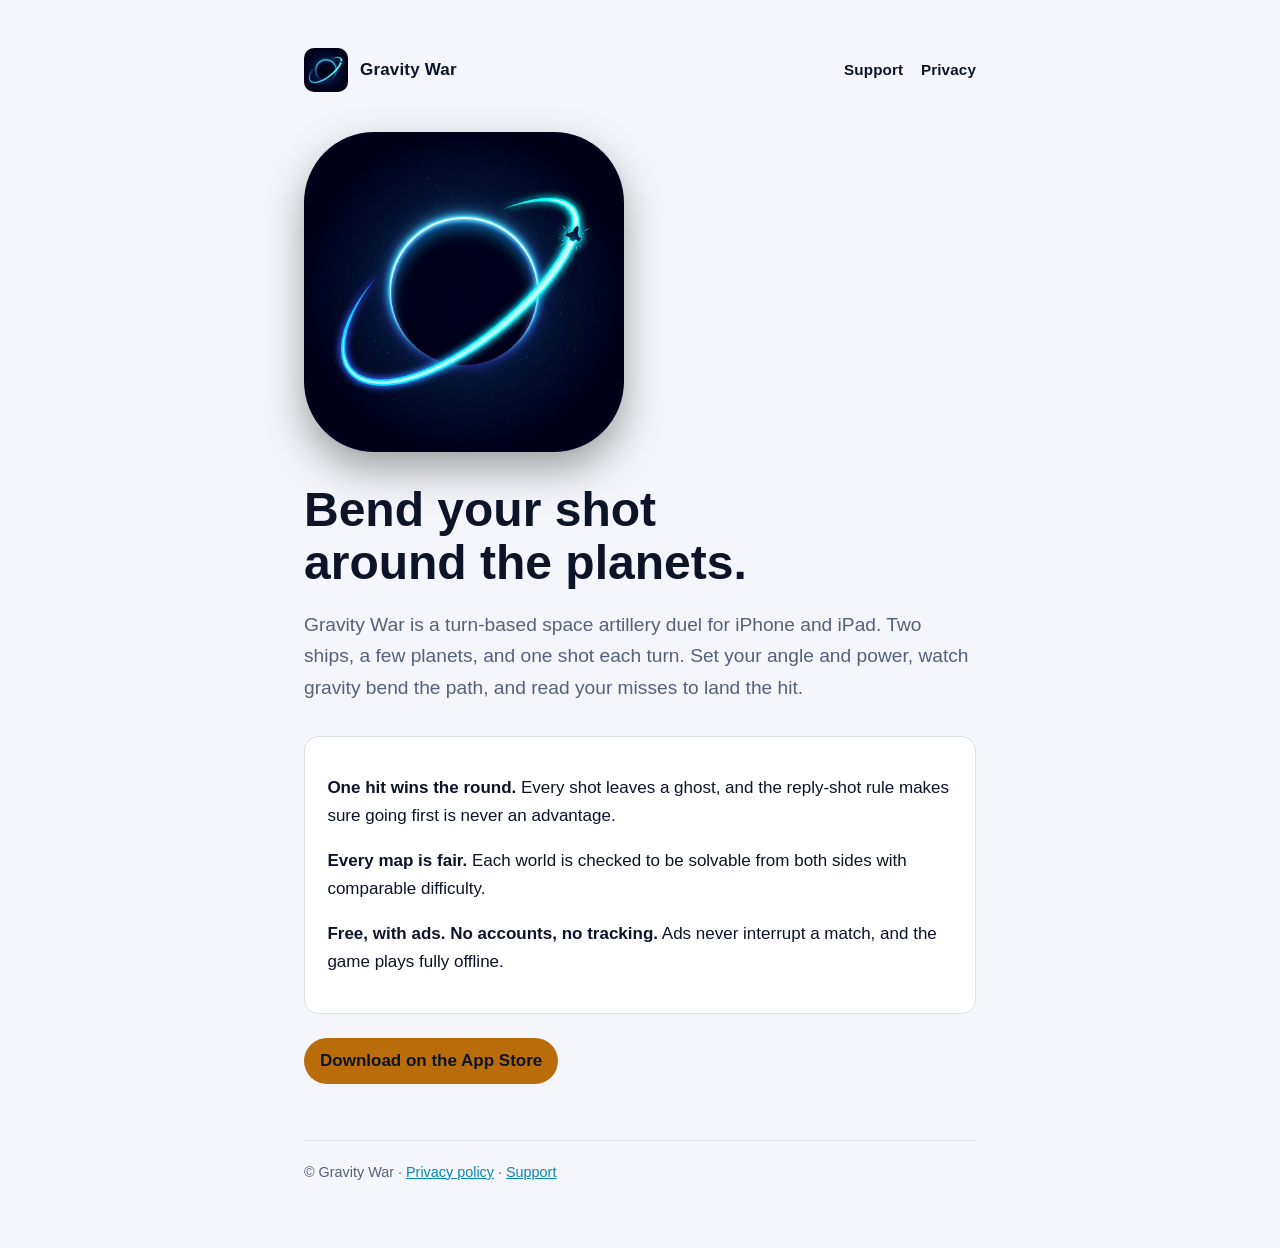
<file: index.html>
<!doctype html>
<html lang="en">
<head>
  <meta charset="utf-8">
  <meta name="viewport" content="width=device-width, initial-scale=1, viewport-fit=cover">
  <title>Gravity War</title>
  <meta name="description" content="Gravity War: a turn-based space artillery duel for iPhone and iPad. Read the curve, correct your aim, and hit the target.">
  <link rel="icon" href="icon.png">
  <link rel="stylesheet" href="style.css">
</head>
<body>
<main>
  <header class="site">
    <img src="icon.png" alt="">
    <a href="./">Gravity War</a>
    <nav><a href="support/">Support</a><a href="privacy/">Privacy</a></nav>
  </header>

  <img class="hero" src="icon.png" alt="The Gravity War icon: a glowing shot curving around a planet toward an enemy ship">
  <h1>Bend your shot around the planets.</h1>
  <p class="lede">Gravity War is a turn-based space artillery duel for iPhone and iPad. Two ships, a few planets, and one shot each turn. Set your angle and power, watch gravity bend the path, and read your misses to land the hit.</p>

  <div class="card">
    <p><strong>One hit wins the round.</strong> Every shot leaves a ghost, and the reply-shot rule makes sure going first is never an advantage.</p>
    <p><strong>Every map is fair.</strong> Each world is checked to be solvable from both sides with comparable difficulty.</p>
    <p><strong>Free, with ads. No accounts, no tracking.</strong> Ads never interrupt a match, and the game plays fully offline.</p>
  </div>

  <p><a class="badge" href="https://apps.apple.com/us/app/gravity-war-space-artillery/id6824120878">Download on the App Store</a></p>

  <footer>© Gravity War · <a href="privacy/">Privacy policy</a> · <a href="support/">Support</a></footer>
</main>
</body>
</html>
</file>
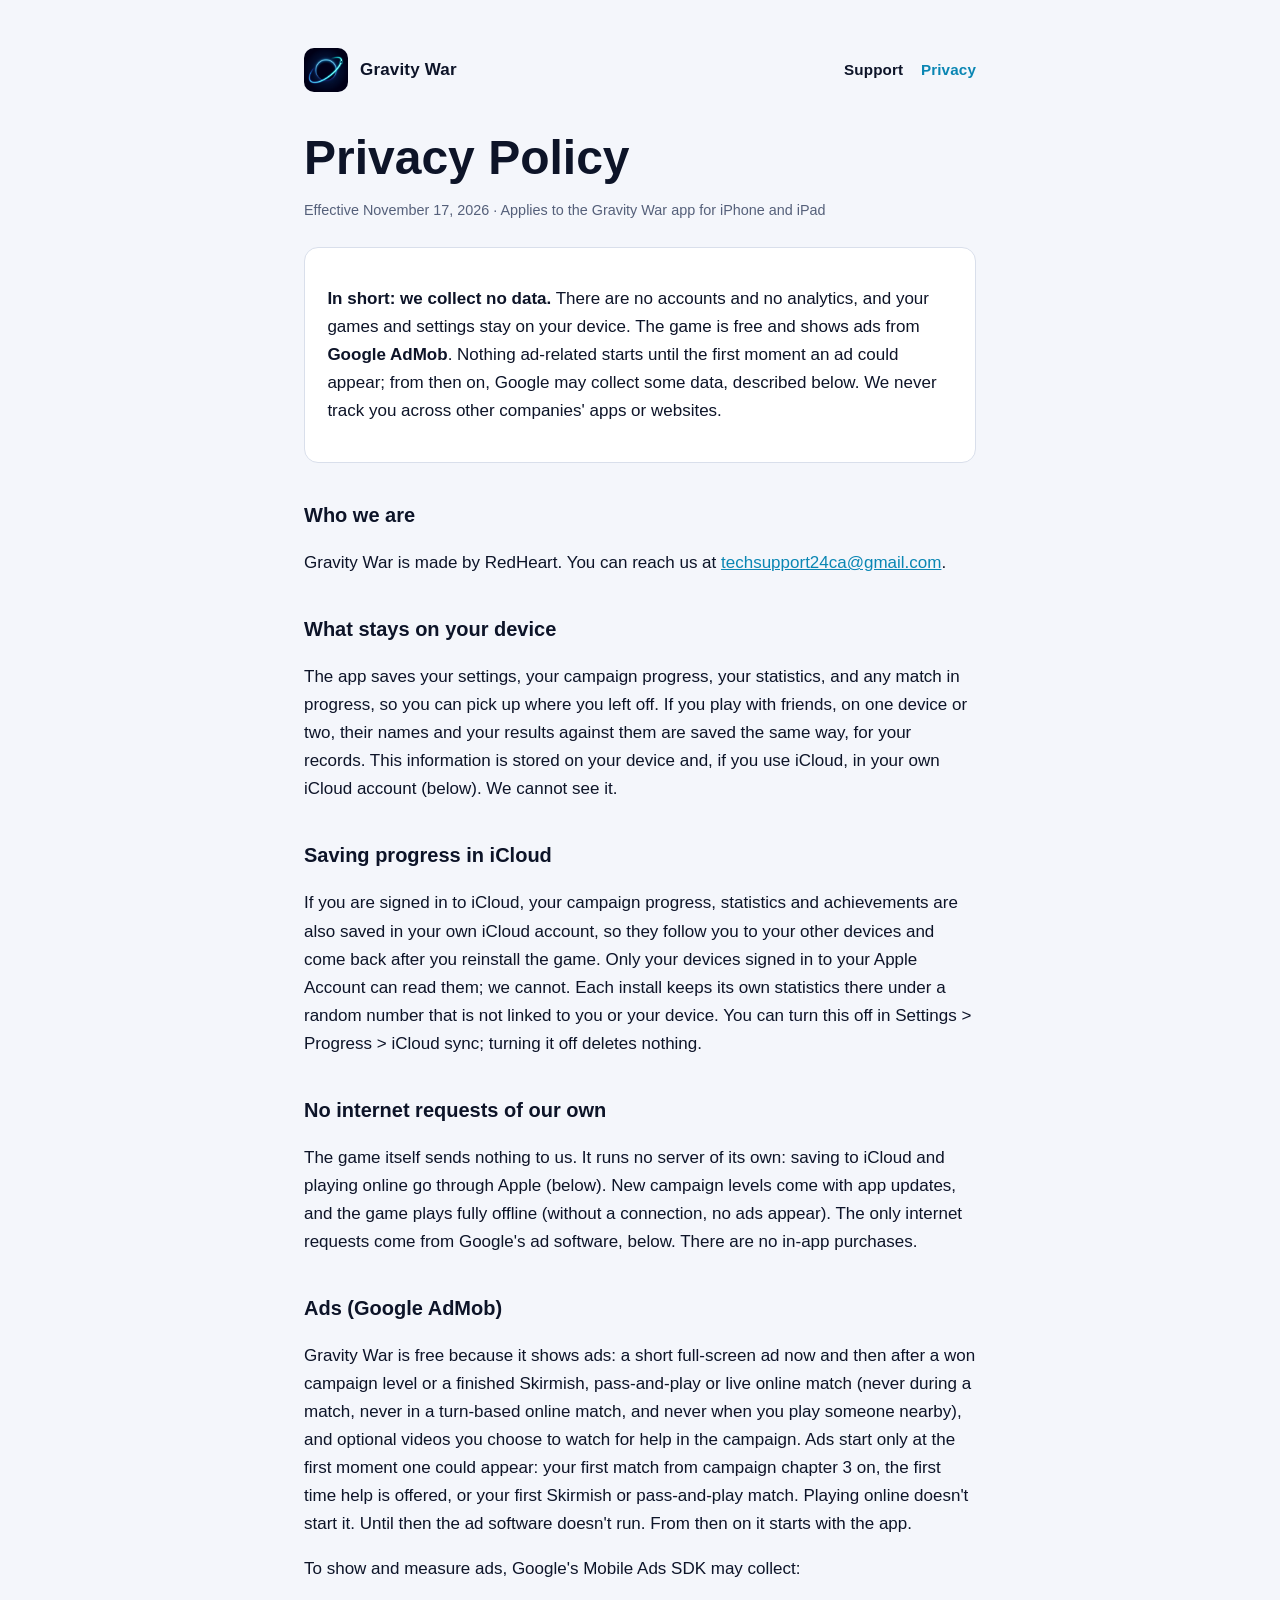
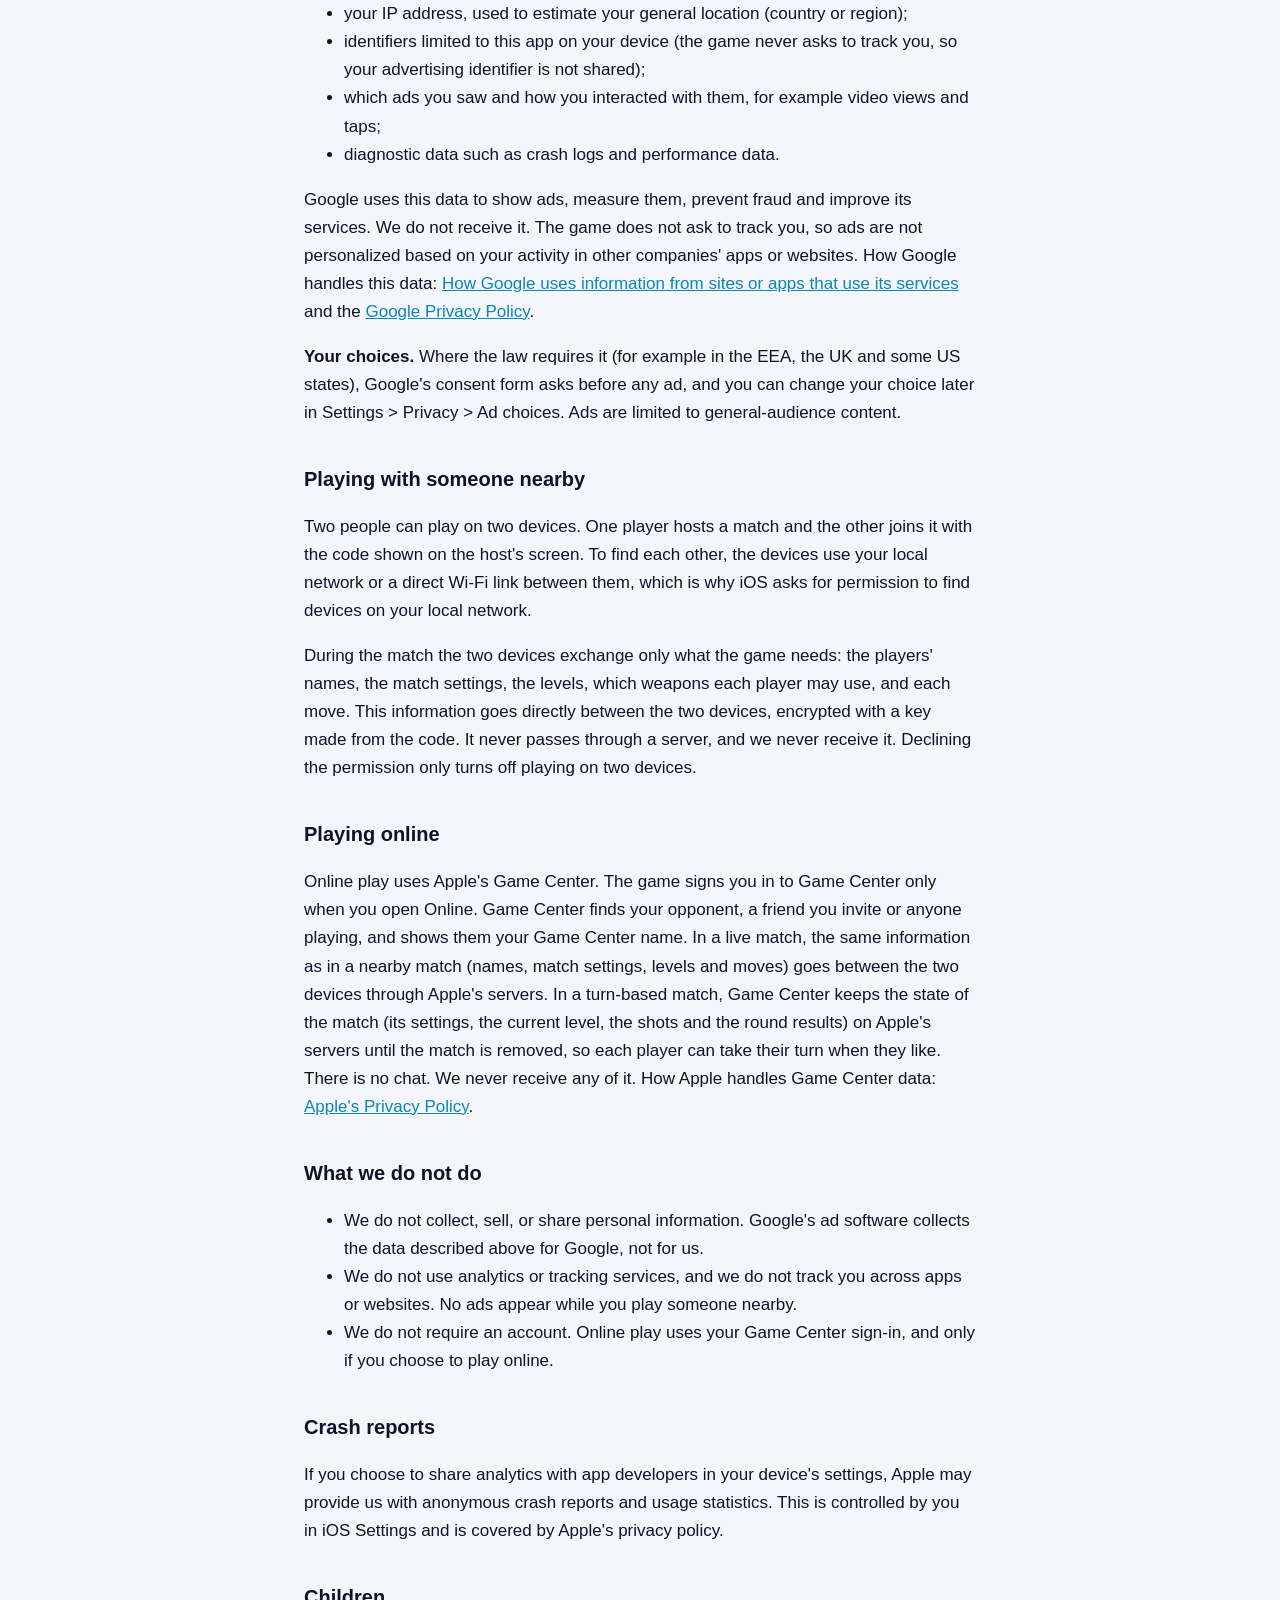
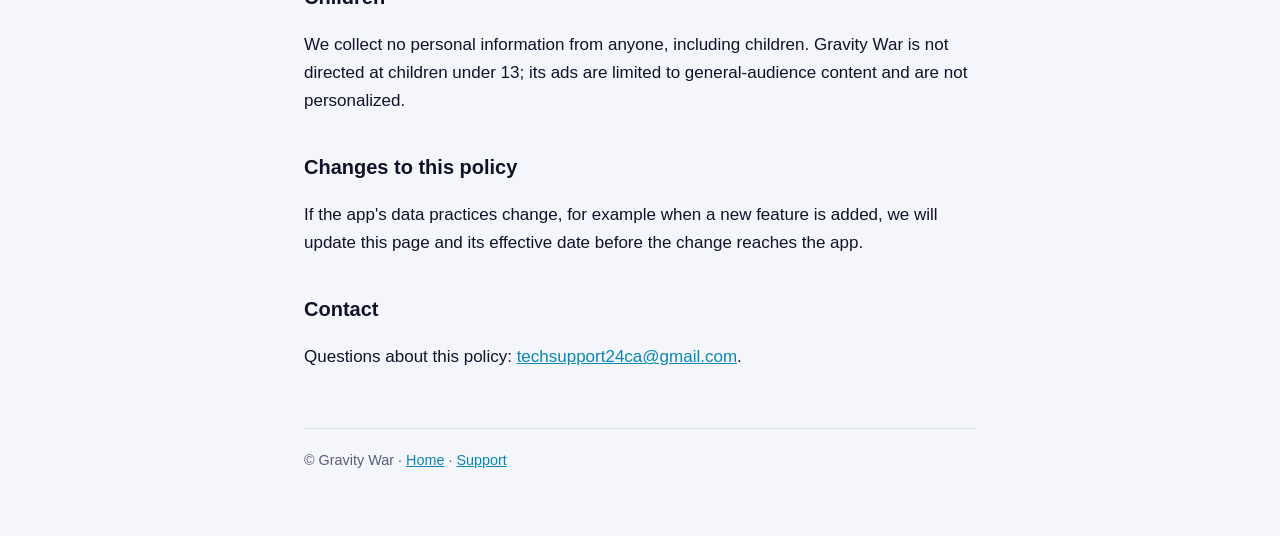
<file: privacy/index.html>
<!doctype html>
<html lang="en">
<head>
  <meta charset="utf-8">
  <meta name="viewport" content="width=device-width, initial-scale=1, viewport-fit=cover">
  <title>Privacy Policy · Gravity War</title>
  <meta name="description" content="How Gravity War handles your data: it collects none.">
  <link rel="icon" href="../icon.png">
  <link rel="stylesheet" href="../style.css">
</head>
<body>
<main>
  <header class="site">
    <img src="../icon.png" alt="">
    <a href="../">Gravity War</a>
    <nav><a href="../support/">Support</a><a href="./" aria-current="page">Privacy</a></nav>
  </header>

  <h1>Privacy Policy</h1>
  <p class="meta">Effective November 17, 2026 · Applies to the Gravity War app for iPhone and iPad</p>

  <div class="card">
    <p><strong>In short: we collect no data.</strong> There are no accounts and no analytics, and your games and settings stay on your device. The game is free and shows ads from <strong>Google AdMob</strong>. Nothing ad-related starts until the first moment an ad could appear; from then on, Google may collect some data, described below. We never track you across other companies' apps or websites.</p>
  </div>

  <h2>Who we are</h2>
  <p>Gravity War is made by RedHeart. You can reach us at <a href="mailto:techsupport24ca@gmail.com">techsupport24ca@gmail.com</a>.</p>

  <h2>What stays on your device</h2>
  <p>The app saves your settings, your campaign progress, your statistics, and any match in progress, so you can pick up where you left off. If you play with friends, on one device or two, their names and your results against them are saved the same way, for your records. This information is stored on your device and, if you use iCloud, in your own iCloud account (below). We cannot see it.</p>

  <h2>Saving progress in iCloud</h2>
  <p>If you are signed in to iCloud, your campaign progress, statistics and achievements are also saved in your own iCloud account, so they follow you to your other devices and come back after you reinstall the game. Only your devices signed in to your Apple Account can read them; we cannot. Each install keeps its own statistics there under a random number that is not linked to you or your device. You can turn this off in Settings &gt; Progress &gt; iCloud sync; turning it off deletes nothing.</p>

  <h2>No internet requests of our own</h2>
  <p>The game itself sends nothing to us. It runs no server of its own: saving to iCloud and playing online go through Apple (below). New campaign levels come with app updates, and the game plays fully offline (without a connection, no ads appear). The only internet requests come from Google's ad software, below. There are no in-app purchases.</p>

  <h2>Ads (Google AdMob)</h2>
  <p>Gravity War is free because it shows ads: a short full-screen ad now and then after a won campaign level or a finished Skirmish, pass-and-play or live online match (never during a match, never in a turn-based online match, and never when you play someone nearby), and optional videos you choose to watch for help in the campaign. Ads start only at the first moment one could appear: your first match from campaign chapter 3 on, the first time help is offered, or your first Skirmish or pass-and-play match. Playing online doesn't start it. Until then the ad software doesn't run. From then on it starts with the app.</p>
  <p>To show and measure ads, Google's Mobile Ads SDK may collect:</p>
  <ul>
    <li>your IP address, used to estimate your general location (country or region);</li>
    <li>identifiers limited to this app on your device (the game never asks to track you, so your advertising identifier is not shared);</li>
    <li>which ads you saw and how you interacted with them, for example video views and taps;</li>
    <li>diagnostic data such as crash logs and performance data.</li>
  </ul>
  <p>Google uses this data to show ads, measure them, prevent fraud and improve its services. We do not receive it. The game does not ask to track you, so ads are not personalized based on your activity in other companies' apps or websites. How Google handles this data: <a href="https://policies.google.com/technologies/partner-sites">How Google uses information from sites or apps that use its services</a> and the <a href="https://policies.google.com/privacy">Google Privacy Policy</a>.</p>
  <p><strong>Your choices.</strong> Where the law requires it (for example in the EEA, the UK and some US states), Google's consent form asks before any ad, and you can change your choice later in Settings &gt; Privacy &gt; Ad choices. Ads are limited to general-audience content.</p>

  <h2>Playing with someone nearby</h2>
  <p>Two people can play on two devices. One player hosts a match and the other joins it with the code shown on the host's screen. To find each other, the devices use your local network or a direct Wi-Fi link between them, which is why iOS asks for permission to find devices on your local network.</p>
  <p>During the match the two devices exchange only what the game needs: the players' names, the match settings, the levels, which weapons each player may use, and each move. This information goes directly between the two devices, encrypted with a key made from the code. It never passes through a server, and we never receive it. Declining the permission only turns off playing on two devices.</p>

  <h2>Playing online</h2>
  <p>Online play uses Apple's Game Center. The game signs you in to Game Center only when you open Online. Game Center finds your opponent, a friend you invite or anyone playing, and shows them your Game Center name. In a live match, the same information as in a nearby match (names, match settings, levels and moves) goes between the two devices through Apple's servers. In a turn-based match, Game Center keeps the state of the match (its settings, the current level, the shots and the round results) on Apple's servers until the match is removed, so each player can take their turn when they like. There is no chat. We never receive any of it. How Apple handles Game Center data: <a href="https://www.apple.com/legal/privacy/">Apple's Privacy Policy</a>.</p>

  <h2>What we do not do</h2>
  <ul>
    <li>We do not collect, sell, or share personal information. Google's ad software collects the data described above for Google, not for us.</li>
    <li>We do not use analytics or tracking services, and we do not track you across apps or websites. No ads appear while you play someone nearby.</li>
    <li>We do not require an account. Online play uses your Game Center sign-in, and only if you choose to play online.</li>
  </ul>

  <h2>Crash reports</h2>
  <p>If you choose to share analytics with app developers in your device's settings, Apple may provide us with anonymous crash reports and usage statistics. This is controlled by you in iOS Settings and is covered by Apple's privacy policy.</p>

  <h2>Children</h2>
  <p>We collect no personal information from anyone, including children. Gravity War is not directed at children under 13; its ads are limited to general-audience content and are not personalized.</p>

  <h2>Changes to this policy</h2>
  <p>If the app's data practices change, for example when a new feature is added, we will update this page and its effective date before the change reaches the app.</p>

  <h2>Contact</h2>
  <p>Questions about this policy: <a href="mailto:techsupport24ca@gmail.com">techsupport24ca@gmail.com</a>.</p>

  <footer>© Gravity War · <a href="../">Home</a> · <a href="../support/">Support</a></footer>
</main>
</body>
</html>
</file>
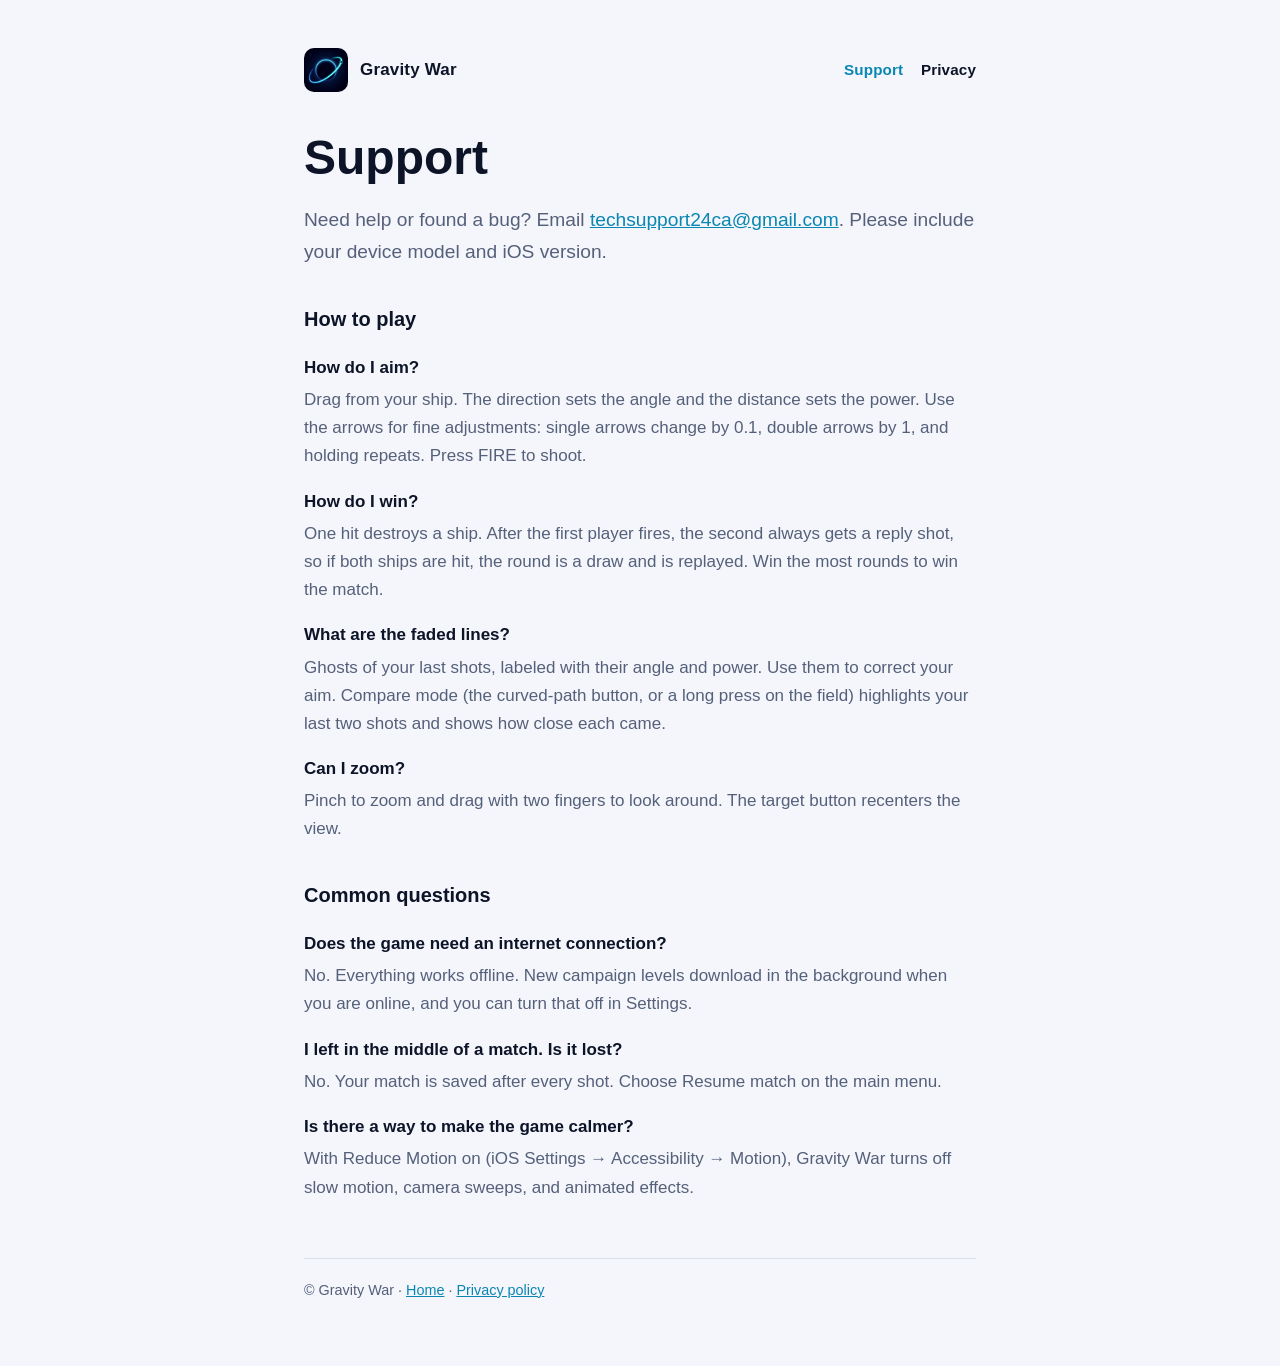
<file: support/index.html>
<!doctype html>
<html lang="en">
<head>
  <meta charset="utf-8">
  <meta name="viewport" content="width=device-width, initial-scale=1, viewport-fit=cover">
  <title>Support · Gravity War</title>
  <meta name="description" content="Help with Gravity War: how to play, common questions, and how to contact us.">
  <link rel="icon" href="../icon.png">
  <link rel="stylesheet" href="../style.css">
</head>
<body>
<main>
  <header class="site">
    <img src="../icon.png" alt="">
    <a href="../">Gravity War</a>
    <nav><a href="./" aria-current="page">Support</a><a href="../privacy/">Privacy</a></nav>
  </header>

  <h1>Support</h1>
  <p class="lede">Need help or found a bug? Email <a href="mailto:techsupport24ca@gmail.com">techsupport24ca@gmail.com</a>. Please include your device model and iOS version.</p>

  <h2>How to play</h2>
  <dl>
    <dt>How do I aim?</dt>
    <dd>Drag from your ship. The direction sets the angle and the distance sets the power. Use the arrows for fine adjustments: single arrows change by 0.1, double arrows by 1, and holding repeats. Press FIRE to shoot.</dd>
    <dt>How do I win?</dt>
    <dd>One hit destroys a ship. After the first player fires, the second always gets a reply shot, so if both ships are hit, the round is a draw and is replayed. Win the most rounds to win the match.</dd>
    <dt>What are the faded lines?</dt>
    <dd>Ghosts of your last shots, labeled with their angle and power. Use them to correct your aim. Compare mode (the curved-path button, or a long press on the field) highlights your last two shots and shows how close each came.</dd>
    <dt>Can I zoom?</dt>
    <dd>Pinch to zoom and drag with two fingers to look around. The target button recenters the view.</dd>
  </dl>

  <h2>Common questions</h2>
  <dl>
    <dt>Does the game need an internet connection?</dt>
    <dd>No. Everything works offline. New campaign levels download in the background when you are online, and you can turn that off in Settings.</dd>
    <dt>I left in the middle of a match. Is it lost?</dt>
    <dd>No. Your match is saved after every shot. Choose Resume match on the main menu.</dd>
    <dt>Is there a way to make the game calmer?</dt>
    <dd>With Reduce Motion on (iOS Settings → Accessibility → Motion), Gravity War turns off slow motion, camera sweeps, and animated effects.</dd>
  </dl>

  <footer>© Gravity War · <a href="../">Home</a> · <a href="../privacy/">Privacy policy</a></footer>
</main>
</body>
</html>
</file>
<file: style.css>
/* Gravity War site: one column, deep-space palette, light and dark. System fonts only, so the
   site loads nothing from third parties. */
:root {
  --bg: #f4f6fb;
  --surface: #ffffff;
  --ink: #0d1428;
  --muted: #55607a;
  --rule: #d9dfeb;
  --accent: #0a86b3;
  --amber: #b86d0a;
  color-scheme: light;
}
@media (prefers-color-scheme: dark) {
  :root {
    --bg: #070b16;
    --surface: #0e1528;
    --ink: #e4eaf7;
    --muted: #9aa5c2;
    --rule: #24304f;
    --accent: #38d6ff;
    --amber: #ffb43a;
    color-scheme: dark;
  }
}
* { box-sizing: border-box; }
html { -webkit-text-size-adjust: 100%; }
body {
  margin: 0;
  background: var(--bg);
  color: var(--ink);
  font: 400 1.0625rem/1.65 -apple-system, BlinkMacSystemFont, "SF Pro Text", "Segoe UI", Roboto, sans-serif;
  padding: 3rem max(1.25rem, env(safe-area-inset-left)) 4rem max(1.25rem, env(safe-area-inset-right));
}
main { max-width: 42rem; margin: 0 auto; }
header.site { display: flex; align-items: center; gap: 0.75rem; margin-bottom: 2.5rem; }
header.site img { width: 44px; height: 44px; border-radius: 10px; }
header.site a { color: var(--ink); text-decoration: none; font-weight: 700; letter-spacing: 0.01em; }
nav { margin-left: auto; display: flex; gap: 1.1rem; font-size: 0.95rem; }
nav a { color: var(--muted); text-decoration: none; }
nav a:hover, nav a[aria-current="page"] { color: var(--accent); }
h1 { font: 800 clamp(2rem, 6vw, 3rem)/1.1 -apple-system, BlinkMacSystemFont, "SF Pro Display", sans-serif; margin: 0 0 0.75rem; text-wrap: balance; }
h2 { font-size: 1.25rem; margin: 2.25rem 0 0.5rem; }
p, li { color: var(--ink); }
.lede { font-size: 1.2rem; color: var(--muted); margin-bottom: 2rem; }
.meta { color: var(--muted); font-size: 0.9rem; }
a { color: var(--accent); }
.card { background: var(--surface); border: 1px solid var(--rule); border-radius: 14px; padding: 1.25rem 1.4rem; margin: 1.5rem 0; }
.hero { width: 100%; max-width: 320px; aspect-ratio: 1; border-radius: 22%; display: block; margin: 0 0 2rem; box-shadow: 0 18px 40px rgba(0, 0, 0, 0.35); }
.badge { display: inline-block; text-decoration: none; padding: 0.55rem 1rem; border-radius: 999px; background: var(--amber); color: #0d1428; font-weight: 700; }
dt { font-weight: 650; margin-top: 1.1rem; }
dd { margin: 0.25rem 0 0; color: var(--muted); }
footer { margin-top: 3.5rem; padding-top: 1.25rem; border-top: 1px solid var(--rule); color: var(--muted); font-size: 0.9rem; }
</file>
